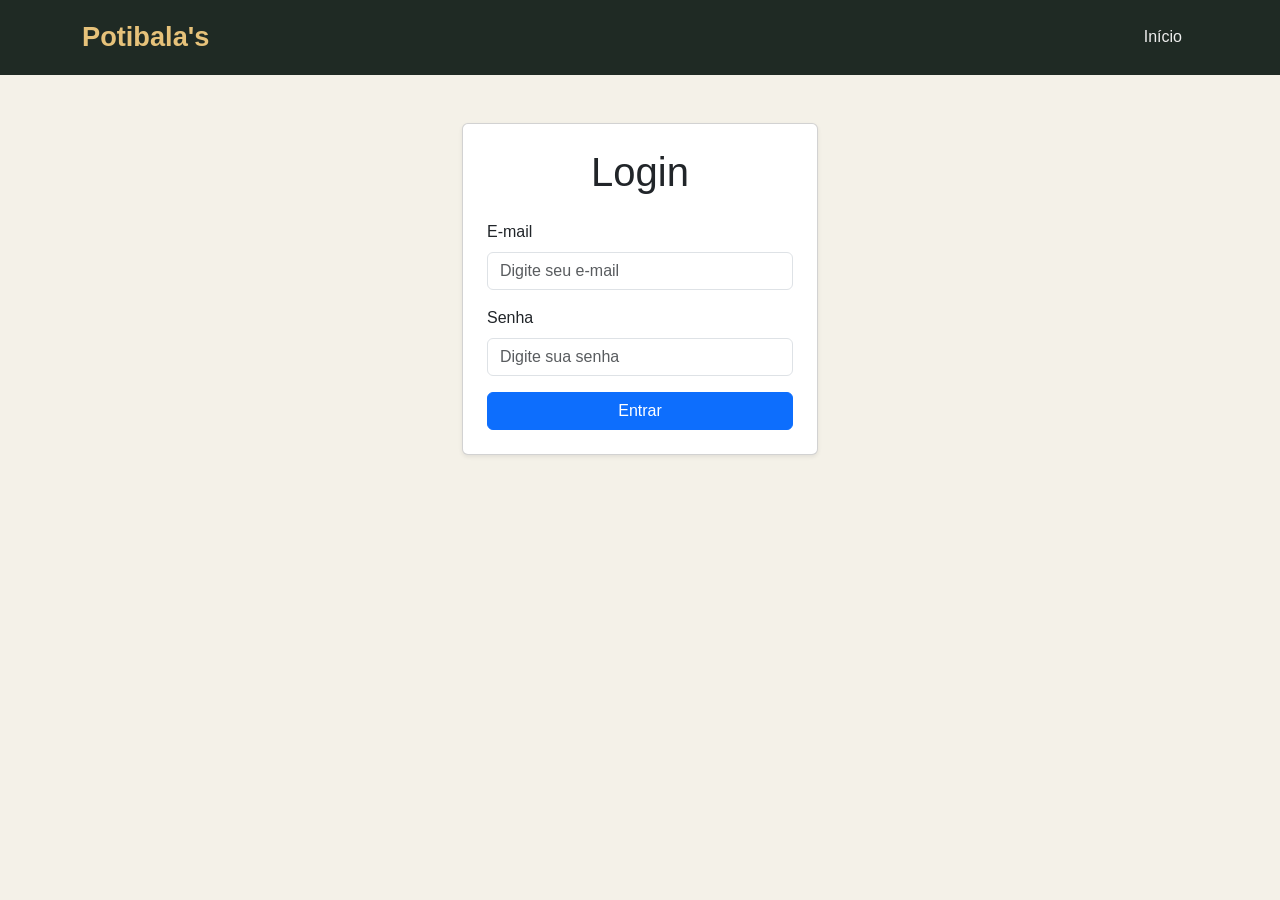
<file: app/templates/login.html>
<!DOCTYPE html>

<html lang="pt-br">

<head>
    <meta charset="UTF-8">
    <meta name="viewport" content="width=device-width, initial-scale=1.0">
    <title>Login - Potibala's</title>
    <link href="https://cdn.jsdelivr.net/npm/bootstrap@5.3.3/dist/css/bootstrap.min.css" rel="stylesheet">
    <link rel="stylesheet" href="../static/css/style.css">
</head>

<body>


<nav class="navbar navbar-expand-lg navbarp">
    <div class="container">

        <a class="navbar-brand logo-navbar" href="/">
            Potibala's
        </a>

        <button
            class="navbar-toggler"
            type="button"
            data-bs-toggle="collapse"
            data-bs-target="#navbarSupportedContent"
            aria-controls="navbarSupportedContent"
            aria-expanded="false"
            aria-label="Abrir menu">

            <span class="navbar-toggler-icon"></span>

        </button>

        <div
            class="collapse navbar-collapse ms-auto"
            id="navbarSupportedContent">

            <ul class="navbar-nav mb-2 mb-lg-0 ms-auto">

                <li class="nav-item">
                    <a class="nav-link" href="/">
                        Início
                    </a>
                </li>

            </ul>
        </div>
    </div>
</nav>


<main class="container py-5">
    <div class="row justify-content-center">
        <div class="col-md-6 col-lg-4">
            <div class="card shadow-sm">
                <div class="card-body p-4">
                    <h1 class="text-center mb-4">Login</h1>

                    <form method="POST" action="{{ url_for('main.login') }}">
                        <div class="mb-3">
                            <label for="email" class="form-label"> E-mail </label>

                            <input
                                type="email"
                                id="email"
                                name="email"
                                class="form-control"
                                placeholder="Digite seu e-mail"
                                required>

                        </div>


                        <div class="mb-3">

                            <label
                                for="senha"
                                class="form-label">

                                Senha

                            </label>

                            <input
                                type="password"
                                id="senha"
                                name="senha"
                                class="form-control"
                                placeholder="Digite sua senha"
                                required>

                        </div>


                        <button type="submit" class="btn btn-primary w-100"> Entrar </button>

                    </form>
                </div>
            </div>
        </div>
    </div>
</main>


<script
    src="https://cdn.jsdelivr.net/npm/bootstrap@5.3.8/dist/js/bootstrap.bundle.min.js">
</script>


</body>

</html>
</file>
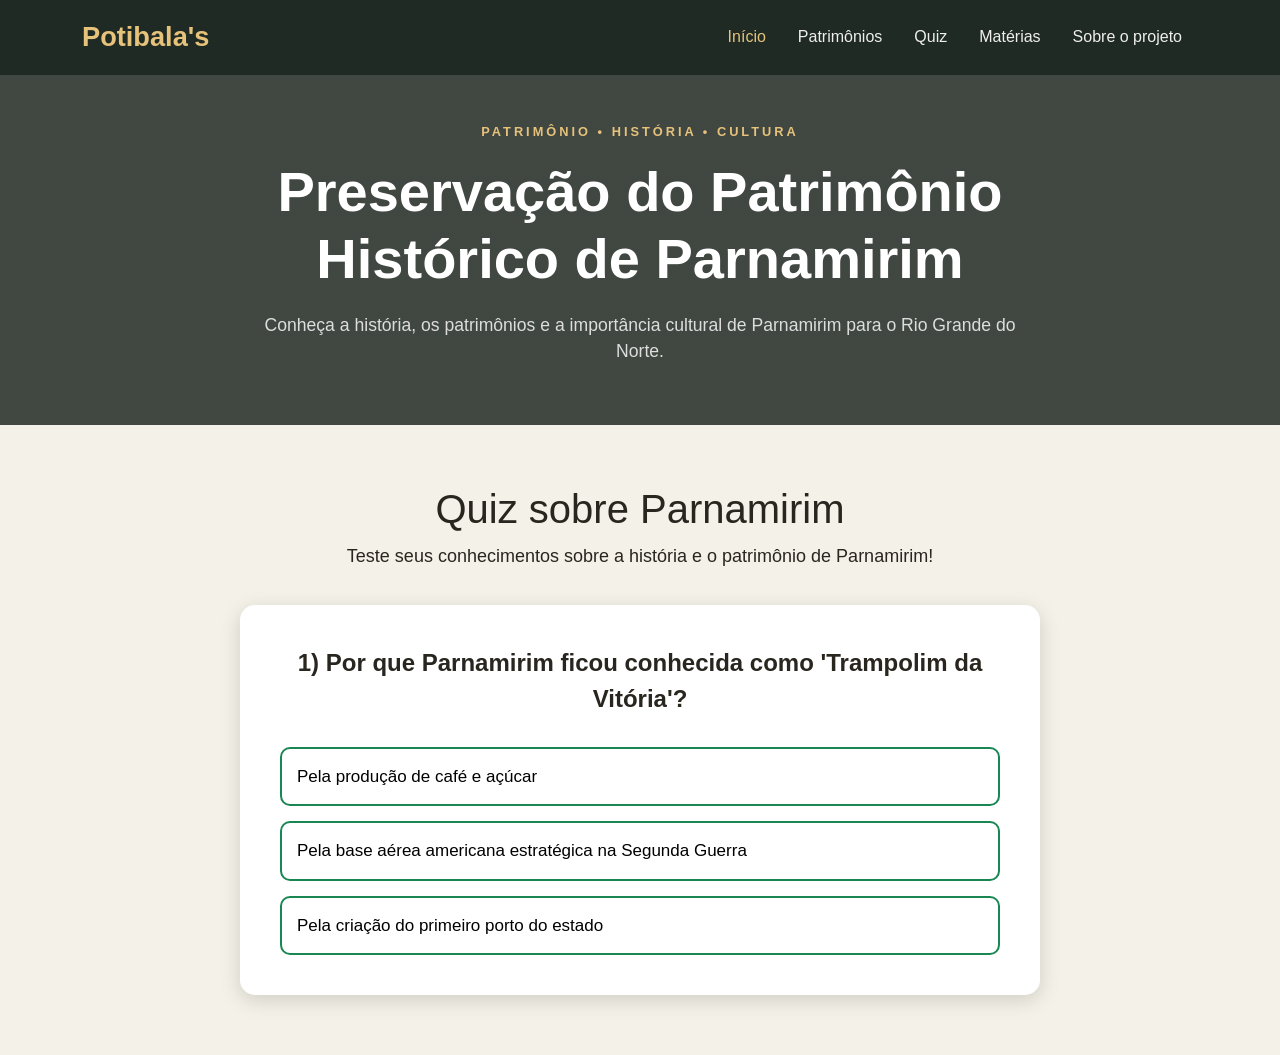
<file: app/templates/quiz.html>
<!DOCTYPE html>
<html lang="pt-br">

<head>
    <meta charset="UTF-8">
    <meta name="viewport" content="width=device-width, initial-scale=1.0">

    <title>Quiz - Potibala's</title>

    <link 
        href="https://cdn.jsdelivr.net/npm/bootstrap@5.3.3/dist/css/bootstrap.min.css" 
        rel="stylesheet"
    >

    <link rel="stylesheet" href="../static/css/style.css">
</head>

<body>

    <header class="cabecalho">

    <nav class="navbar navbar-expand-lg navbarp">
      <div class="container">

        <a class="navbar-brand logo-navbar" href="/">
          Potibala's
        </a>

        <button 
          class="navbar-toggler" 
          type="button" 
          data-bs-toggle="collapse" 
          data-bs-target="#navbarSupportedContent"
          aria-controls="navbarSupportedContent" 
          aria-expanded="false" 
          aria-label="Abrir menu">
          <span class="navbar-toggler-icon"></span>
        </button>

        <div class="collapse navbar-collapse ms-auto" id="navbarSupportedContent">

          <ul class="navbar-nav mb-2 mb-lg-0 ms-auto">

            <li class="nav-item">
              <a class="nav-link active" href="/">Início</a>
            </li>

            <li class="nav-item">
              <a class="nav-link" href="#patrimonios">Patrimônios</a>
            </li>

            <li class="nav-item">
              <a class="nav-link" href="/quiz">Quiz</a>
            </li>

            <li class="nav-item">
              <a class="nav-link" href="/materias">Matérias</a>
            </li>

            <li class="nav-item">
              <a class="nav-link" href="#sobre">Sobre o projeto</a>
            </li>

          </ul>

        </div>
      </div>
    </nav>


    <div class="hero">

      <div class="hero-conteudo">

        <span class="hero-tag">PATRIMÔNIO • HISTÓRIA • CULTURA</span>

        <h1>
          Preservação do Patrimônio
          <br>
          Histórico de Parnamirim
        </h1>

        <p>
          Conheça a história, os patrimônios e a importância cultural
          de Parnamirim para o Rio Grande do Norte.
        </p>

      </div>

    </div>

  </header>


    <main class="container">

        <div class="quiz-container">

            <h1>Quiz sobre Parnamirim</h1>

            <p class="quiz-descricao">
                Teste seus conhecimentos sobre a história e o patrimônio
                de Parnamirim!
            </p>

            <div class="quiz-card">

                <!-- O JavaScript coloca a pergunta aqui -->
                <div class="pergunta"></div>

                <!-- O JavaScript cria os botões aqui -->
                <div class="opcoes"></div>

                <!-- Mensagem de resultado -->
                <div id="mensagem-feedback" class="oculto"></div>

            </div>

        </div>

    </main>


    <script src="../static/scripts.js"></script>

    <script 
        src="https://cdn.jsdelivr.net/npm/bootstrap@5.3.3/dist/js/bootstrap.bundle.min.js">
    </script>

</body>
</html>
</file>
<file: app/static/css/style.css>
* {
    box-sizing: border-box;
}

body {
    margin: 0;
    background-color: #f4f1e8;
    color: #29251f;
    font-family: Arial, sans-serif;
}




.navbarp {
    background-color: #1f2a24;
    padding: 12px 0;
}

.logo-navbar {
    color: #e6c27a !important;
    font-size: 1.7rem;
    font-weight: 700;
}

.navbarp .nav-link {
    color: #eeeeee !important;
    margin: 0 8px;
    transition: 0.3s;
}

.navbarp .nav-link:hover {
    color: #e6c27a !important;
}

.navbarp .nav-link.active {
    color: #e6c27a !important;
}




.hero {
    min-height: 350px;

    display: flex;
    align-items: center;
    justify-content: center;

    text-align: center;

    background:
        linear-gradient(
            rgba(25, 34, 29, 0.82),
            rgba(25, 34, 29, 0.82)
        ),
        url("https://images.unsplash.com/photo-1564399579883-451a5d44ec08?auto=format&fit=crop&w=1600&q=80");

    background-size: cover;
    background-position: center;
}

.hero-conteudo {
    max-width: 800px;
    padding: 40px 20px;
}

.hero-tag {
    color: #e6c27a;
    font-size: 0.8rem;
    font-weight: bold;
    letter-spacing: 3px;
}

.hero h1 {
    margin-top: 15px;
    color: white;
    font-size: clamp(2rem, 5vw, 3.5rem);
    font-weight: 700;
}

.hero p {
    margin-top: 20px;
    color: #dddddd;
    font-size: 1.1rem;
}



.container-b {
    max-width: 1200px;
    margin: auto;
    padding: 70px 20px;
}

.secao {
    margin-bottom: 80px;
}

.titulo-secao {
    text-align: center;
    margin-bottom: 40px;
}

.titulo-secao span {
    color: #9b7435;
    font-size: 0.8rem;
    font-weight: bold;
    letter-spacing: 2px;
}

.titulo-secao h2 {
    margin-top: 8px;
    font-size: 2rem;
    font-weight: 700;
}

.titulo-secao p {
    color: #666;
}



.card-monumento {
    height: 100%;
    background-color: white;
    border-radius: 12px;
    overflow: hidden;

    box-shadow: 0 5px 20px rgba(0, 0, 0, 0.08);

    transition: 0.3s;
}

.card-monumento:hover {
    transform: translateY(-6px);
    box-shadow: 0 12px 30px rgba(0, 0, 0, 0.15);
}


/* IMAGEM */

.card-monumento > img {
    width: 100%;
    height: 180px;
    object-fit: cover;
}



.card-conteudo {
    padding: 20px;
}

.categoria {
    font-size: 0.7rem;
    font-weight: bold;
    letter-spacing: 1px;
    color: #9b7435;
}

.card-conteudo h3 {
    margin-top: 8px;
    font-size: 1.25rem;
    font-weight: 700;
}

.card-conteudo p {
    color: #666;
    font-size: 0.95rem;
    line-height: 1.6;
}



.btn-card {
    display: inline-block;

    margin-top: 8px;

    color: #1f2a24;
    font-weight: bold;
    text-decoration: none;

    transition: 0.3s;
}

.btn-card:hover {
    color: #9b7435;
}




.caixa-quiz {
    max-width: 800px;
    margin: auto;

    padding: 35px;

    background-color: white;

    border-radius: 12px;

    box-shadow: 0 5px 20px rgba(0, 0, 0, 0.08);
}

.pergunta {
    font-size: 1.1rem;
}

.opcoes {
    display: flex;
    flex-direction: column;
    gap: 12px;
    margin-top: 25px;
}

.btn-resposta {
    padding: 12px 18px;

    border: 1px solid #ddd;
    border-radius: 8px;

    background-color: #f8f8f8;

    text-align: left;

    transition: 0.3s;
}

.btn-resposta:hover {
    background-color: #e6c27a;
    border-color: #e6c27a;
}



@media (max-width: 768px) {

    .hero {
        min-height: 300px;
    }

    .hero h1 {
        font-size: 2rem;
    }

    .container-b {
        padding: 50px 15px;
    }

    .card-monumento > img {
        height: 200px;
    }

}

.quiz-container {
    max-width: 800px;
    margin: 60px auto;
    text-align: center;
}

.quiz-container h1 {
    font-size: 40px;
    margin-bottom: 10px;
}

.quiz-descricao {
    font-size: 18px;
    margin-bottom: 35px;
}

.quiz-card {
    background-color: white;
    padding: 40px;
    border-radius: 15px;
    box-shadow: 0 5px 20px rgba(0, 0, 0, 0.15);
}

.pergunta {
    font-size: 24px;
    margin-bottom: 30px;
}

.opcoes {
    display: flex;
    flex-direction: column;
    gap: 15px;
}

.btn-resposta {
    width: 100%;
    padding: 15px;
    border: 2px solid #198754;
    border-radius: 10px;
    background-color: white;
    font-size: 17px;
    cursor: pointer;
    transition: 0.2s;
}

.btn-resposta:hover {
    background-color: #198754;
    color: white;
    transform: scale(1.02);
}

#mensagem-feedback {
    margin-top: 25px;
    padding: 15px;
    border-radius: 10px;
    font-size: 20px;
}

.acerto {
    background-color: #d1e7dd;
    color: #0f5132;
}

.erro {
    background-color: #f8d7da;
    color: #842029;
}

.oculto {
    display: none;
}
</file>
